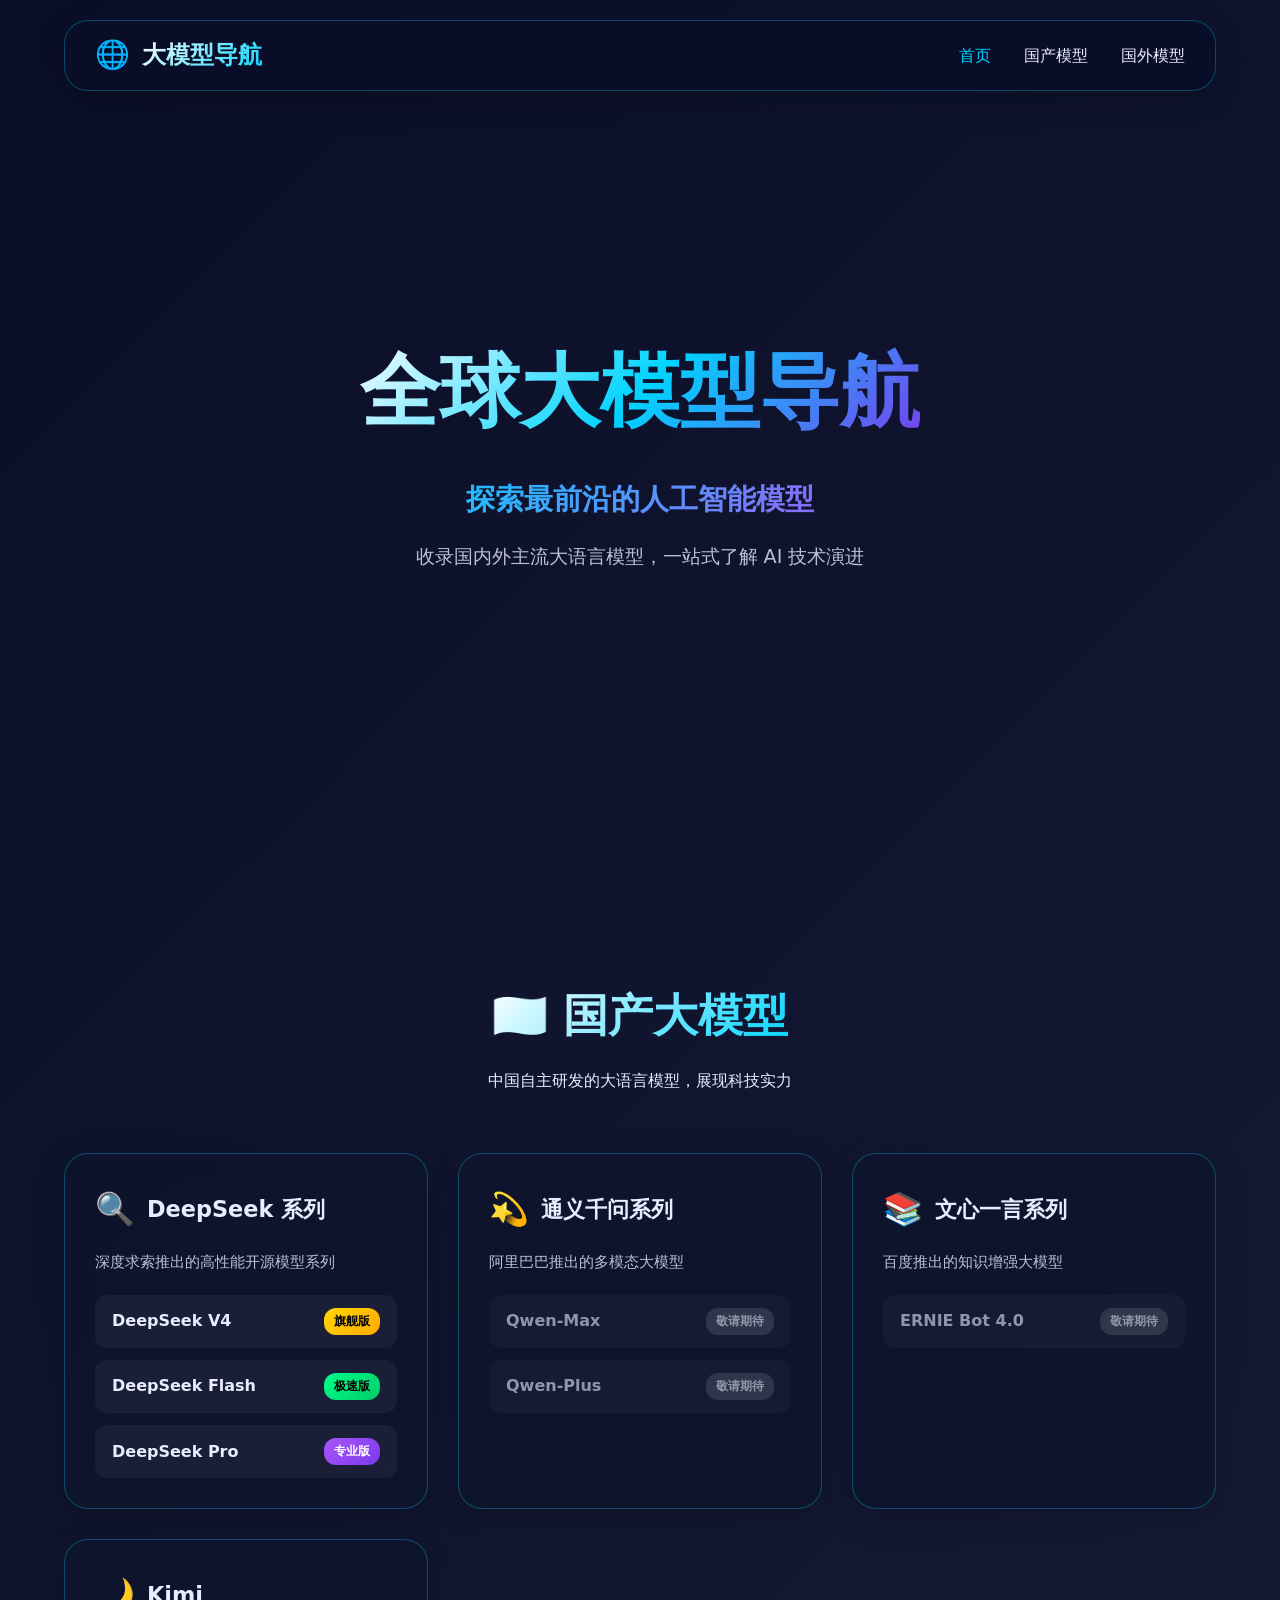
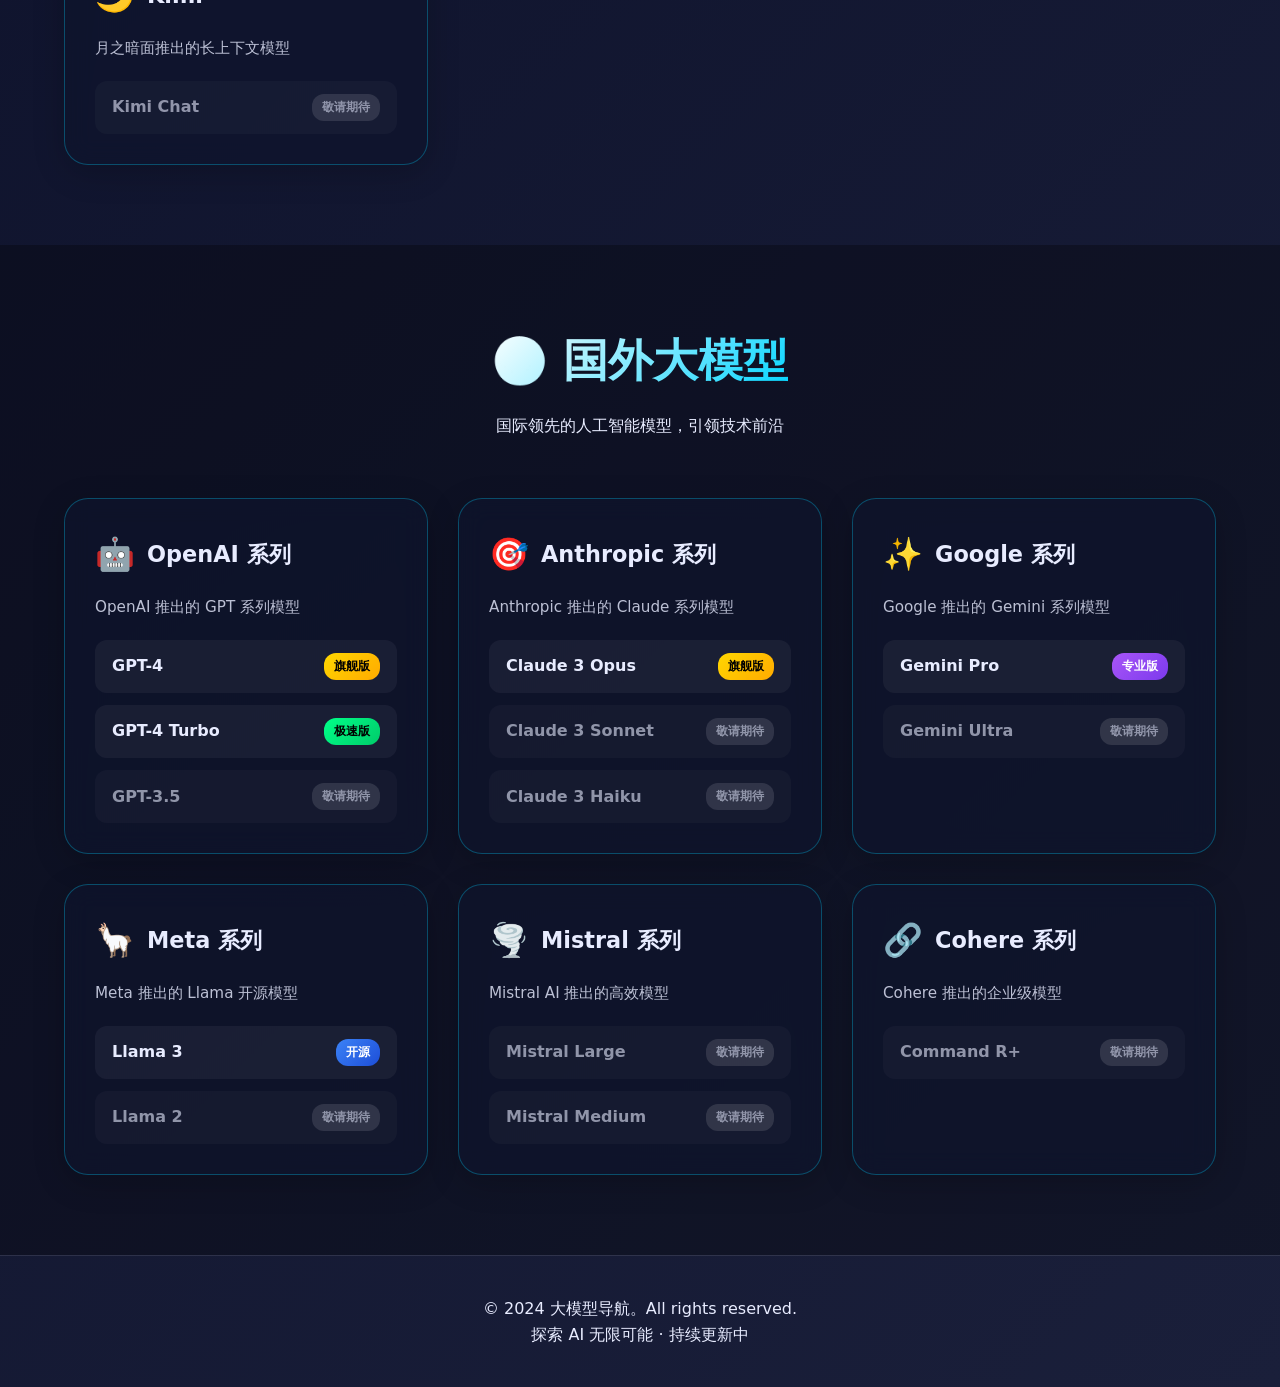
<file: index.html>
<!DOCTYPE html>
<html lang="zh-CN">
<head>
    <meta charset="UTF-8">
    <meta name="viewport" content="width=device-width, initial-scale=1.0">
    <meta name="description" content="全球大模型导航 - 收录国内外主流大语言模型，包括 DeepSeek、GPT、Claude 等">
    <meta name="keywords" content="大模型，AI, LLM, DeepSeek, GPT, Claude, 人工智能">
    <title>全球大模型导航</title>
    <link rel="stylesheet" href="style.css">
</head>
<body>
    <!-- 导航栏 -->
    <header class="navbar glass-card">
        <div class="logo-group">
            <span class="logo-icon">🌐</span>
            <span class="logo-text">大模型导航</span>
        </div>
        <nav>
            <a href="index.html" class="nav-link active">首页</a>
            <a href="#domestic" class="nav-link">国产模型</a>
            <a href="#international" class="nav-link">国外模型</a>
        </nav>
    </header>

    <!-- 英雄区域 -->
    <section class="hero-section">
        <div class="hero-content">
            <h1 class="hero-title">全球大模型导航</h1>
            <p class="gradient-text">探索最前沿的人工智能模型</p>
            <p class="hero-subtitle">收录国内外主流大语言模型，一站式了解 AI 技术演进</p>
        </div>
    </section>

    <!-- 国产大模型分类 -->
    <section id="domestic" class="section">
        <div class="section-header">
            <h2 class="section-title">🇨🇳 国产大模型</h2>
            <p>中国自主研发的大语言模型，展现科技实力</p>
        </div>
        <div class="model-grid">
            <!-- DeepSeek 系列 -->
            <div class="model-category-card glass-card">
                <div class="category-header">
                    <span class="category-icon">🔍</span>
                    <h3>DeepSeek 系列</h3>
                </div>
                <p class="category-desc">深度求索推出的高性能开源模型系列</p>
                <div class="model-list">
                    <a href="deepseek-v4.html" class="model-item">
                        <span class="model-name">DeepSeek V4</span>
                        <span class="model-tag flagship">旗舰版</span>
                    </a>
                    <a href="deepseek-flash.html" class="model-item">
                        <span class="model-name">DeepSeek Flash</span>
                        <span class="model-tag speed">极速版</span>
                    </a>
                    <a href="deepseek-pro.html" class="model-item">
                        <span class="model-name">DeepSeek Pro</span>
                        <span class="model-tag pro">专业版</span>
                    </a>
                </div>
            </div>

            <!-- 通义千问系列 -->
            <div class="model-category-card glass-card">
                <div class="category-header">
                    <span class="category-icon">💫</span>
                    <h3>通义千问系列</h3>
                </div>
                <p class="category-desc">阿里巴巴推出的多模态大模型</p>
                <div class="model-list">
                    <a href="#" class="model-item placeholder">
                        <span class="model-name">Qwen-Max</span>
                        <span class="model-tag">敬请期待</span>
                    </a>
                    <a href="#" class="model-item placeholder">
                        <span class="model-name">Qwen-Plus</span>
                        <span class="model-tag">敬请期待</span>
                    </a>
                </div>
            </div>

            <!-- 文心一言系列 -->
            <div class="model-category-card glass-card">
                <div class="category-header">
                    <span class="category-icon">📚</span>
                    <h3>文心一言系列</h3>
                </div>
                <p class="category-desc">百度推出的知识增强大模型</p>
                <div class="model-list">
                    <a href="#" class="model-item placeholder">
                        <span class="model-name">ERNIE Bot 4.0</span>
                        <span class="model-tag">敬请期待</span>
                    </a>
                </div>
            </div>

            <!-- Kimi -->
            <div class="model-category-card glass-card">
                <div class="category-header">
                    <span class="category-icon">🌙</span>
                    <h3>Kimi</h3>
                </div>
                <p class="category-desc">月之暗面推出的长上下文模型</p>
                <div class="model-list">
                    <a href="#" class="model-item placeholder">
                        <span class="model-name">Kimi Chat</span>
                        <span class="model-tag">敬请期待</span>
                    </a>
                </div>
            </div>
        </div>
    </section>

    <!-- 国外大模型分类 -->
    <section id="international" class="section dark-bg">
        <div class="section-header">
            <h2 class="section-title">🌍 国外大模型</h2>
            <p>国际领先的人工智能模型，引领技术前沿</p>
        </div>
        <div class="model-grid">
            <!-- OpenAI 系列 -->
            <div class="model-category-card glass-card">
                <div class="category-header">
                    <span class="category-icon">🤖</span>
                    <h3>OpenAI 系列</h3>
                </div>
                <p class="category-desc">OpenAI 推出的 GPT 系列模型</p>
                <div class="model-list">
                    <a href="gpt-4.html" class="model-item">
                        <span class="model-name">GPT-4</span>
                        <span class="model-tag flagship">旗舰版</span>
                    </a>
                    <a href="gpt-4-turbo.html" class="model-item">
                        <span class="model-name">GPT-4 Turbo</span>
                        <span class="model-tag speed">极速版</span>
                    </a>
                    <a href="gpt-3.5.html" class="model-item placeholder">
                        <span class="model-name">GPT-3.5</span>
                        <span class="model-tag">敬请期待</span>
                    </a>
                </div>
            </div>

            <!-- Anthropic 系列 -->
            <div class="model-category-card glass-card">
                <div class="category-header">
                    <span class="category-icon">🎯</span>
                    <h3>Anthropic 系列</h3>
                </div>
                <p class="category-desc">Anthropic 推出的 Claude 系列模型</p>
                <div class="model-list">
                    <a href="claude-3-opus.html" class="model-item">
                        <span class="model-name">Claude 3 Opus</span>
                        <span class="model-tag flagship">旗舰版</span>
                    </a>
                    <a href="claude-3-sonnet.html" class="model-item placeholder">
                        <span class="model-name">Claude 3 Sonnet</span>
                        <span class="model-tag">敬请期待</span>
                    </a>
                    <a href="claude-3-haiku.html" class="model-item placeholder">
                        <span class="model-name">Claude 3 Haiku</span>
                        <span class="model-tag">敬请期待</span>
                    </a>
                </div>
            </div>

            <!-- Google 系列 -->
            <div class="model-category-card glass-card">
                <div class="category-header">
                    <span class="category-icon">✨</span>
                    <h3>Google 系列</h3>
                </div>
                <p class="category-desc">Google 推出的 Gemini 系列模型</p>
                <div class="model-list">
                    <a href="gemini-pro.html" class="model-item">
                        <span class="model-name">Gemini Pro</span>
                        <span class="model-tag pro">专业版</span>
                    </a>
                    <a href="gemini-ultra.html" class="model-item placeholder">
                        <span class="model-name">Gemini Ultra</span>
                        <span class="model-tag">敬请期待</span>
                    </a>
                </div>
            </div>

            <!-- Meta 系列 -->
            <div class="model-category-card glass-card">
                <div class="category-header">
                    <span class="category-icon">🦙</span>
                    <h3>Meta 系列</h3>
                </div>
                <p class="category-desc">Meta 推出的 Llama 开源模型</p>
                <div class="model-list">
                    <a href="llama-3.html" class="model-item">
                        <span class="model-name">Llama 3</span>
                        <span class="model-tag open">开源</span>
                    </a>
                    <a href="llama-2.html" class="model-item placeholder">
                        <span class="model-name">Llama 2</span>
                        <span class="model-tag">敬请期待</span>
                    </a>
                </div>
            </div>

            <!-- Mistral 系列 -->
            <div class="model-category-card glass-card">
                <div class="category-header">
                    <span class="category-icon">🌪️</span>
                    <h3>Mistral 系列</h3>
                </div>
                <p class="category-desc">Mistral AI 推出的高效模型</p>
                <div class="model-list">
                    <a href="mistral-large.html" class="model-item placeholder">
                        <span class="model-name">Mistral Large</span>
                        <span class="model-tag">敬请期待</span>
                    </a>
                    <a href="mistral-medium.html" class="model-item placeholder">
                        <span class="model-name">Mistral Medium</span>
                        <span class="model-tag">敬请期待</span>
                    </a>
                </div>
            </div>

            <!-- Cohere 系列 -->
            <div class="model-category-card glass-card">
                <div class="category-header">
                    <span class="category-icon">🔗</span>
                    <h3>Cohere 系列</h3>
                </div>
                <p class="category-desc">Cohere 推出的企业级模型</p>
                <div class="model-list">
                    <a href="command-r.html" class="model-item placeholder">
                        <span class="model-name">Command R+</span>
                        <span class="model-tag">敬请期待</span>
                    </a>
                </div>
            </div>
        </div>
    </section>

    <!-- 页脚 -->
    <footer class="footer">
        <p>&copy; 2024 大模型导航。All rights reserved.</p>
        <p>探索 AI 无限可能 · 持续更新中</p>
    </footer>

    <script src="app.js"></script>
</body>
</html>
</file>
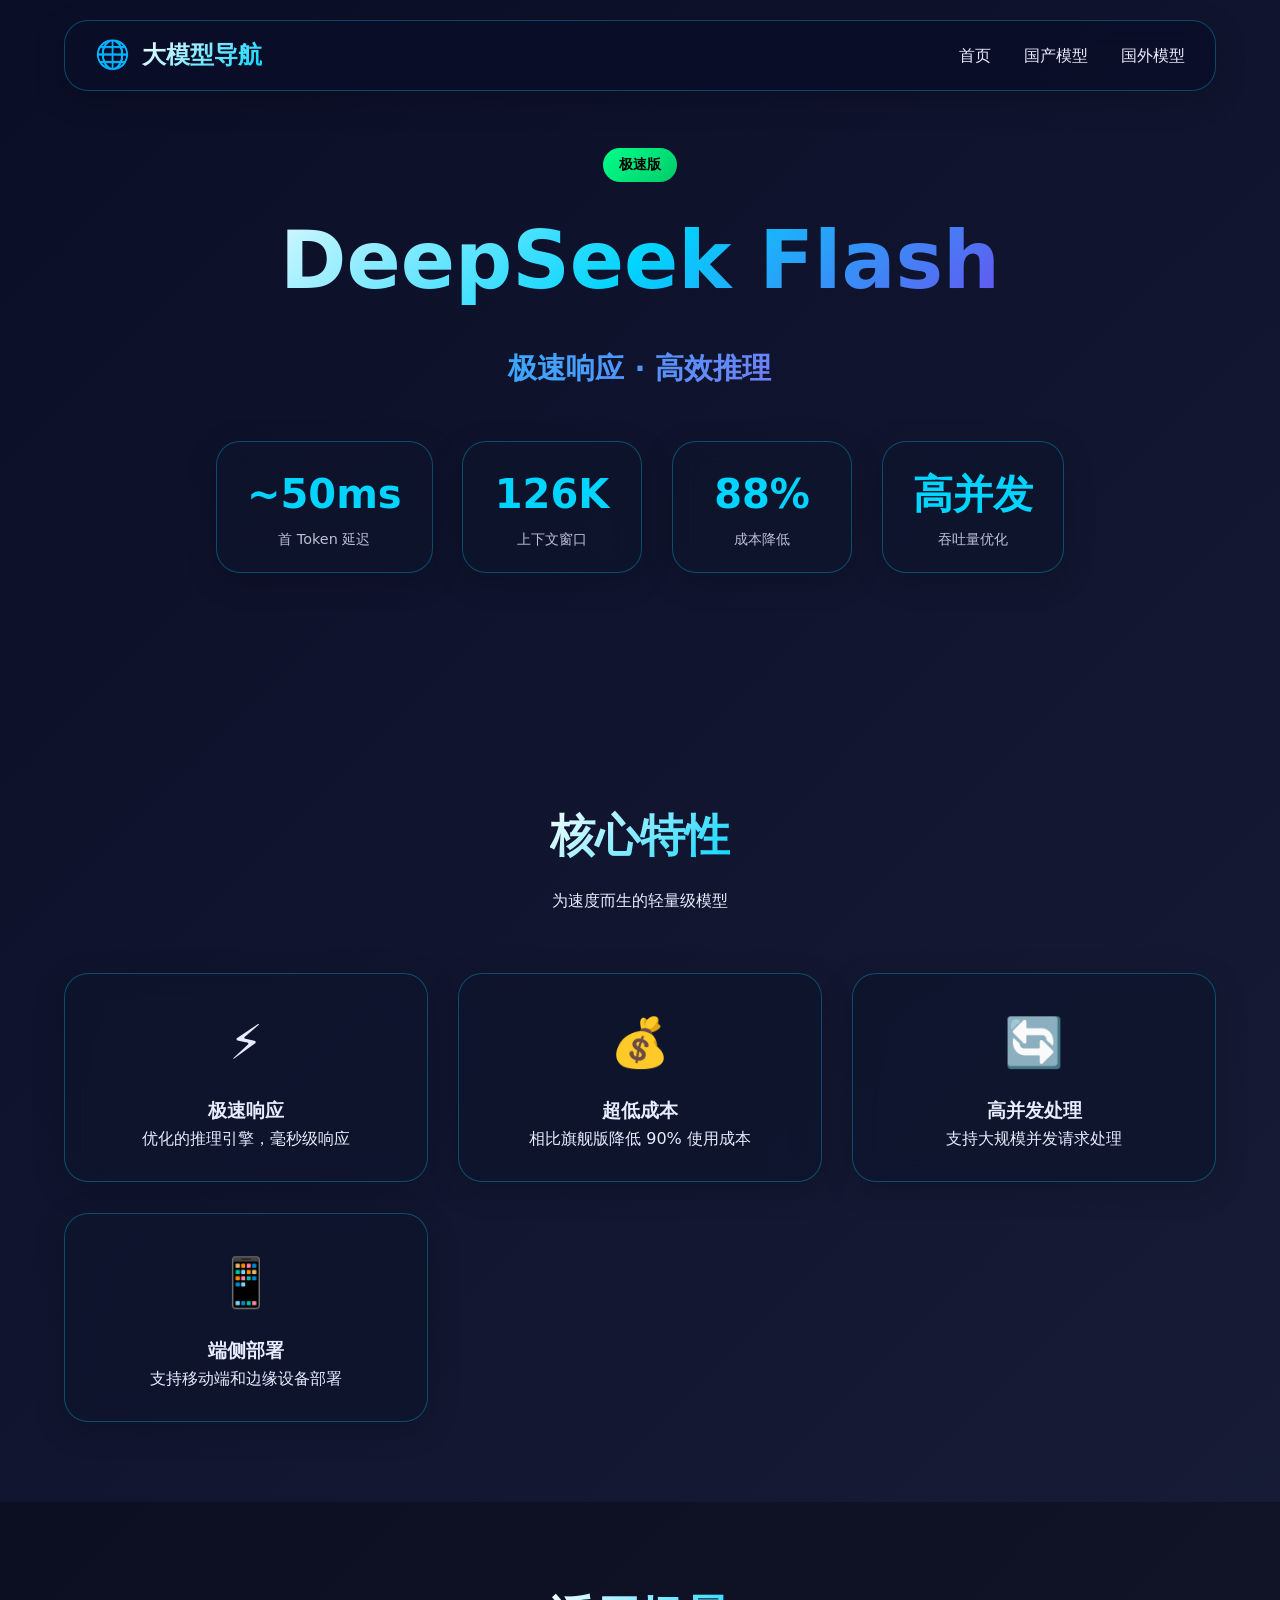
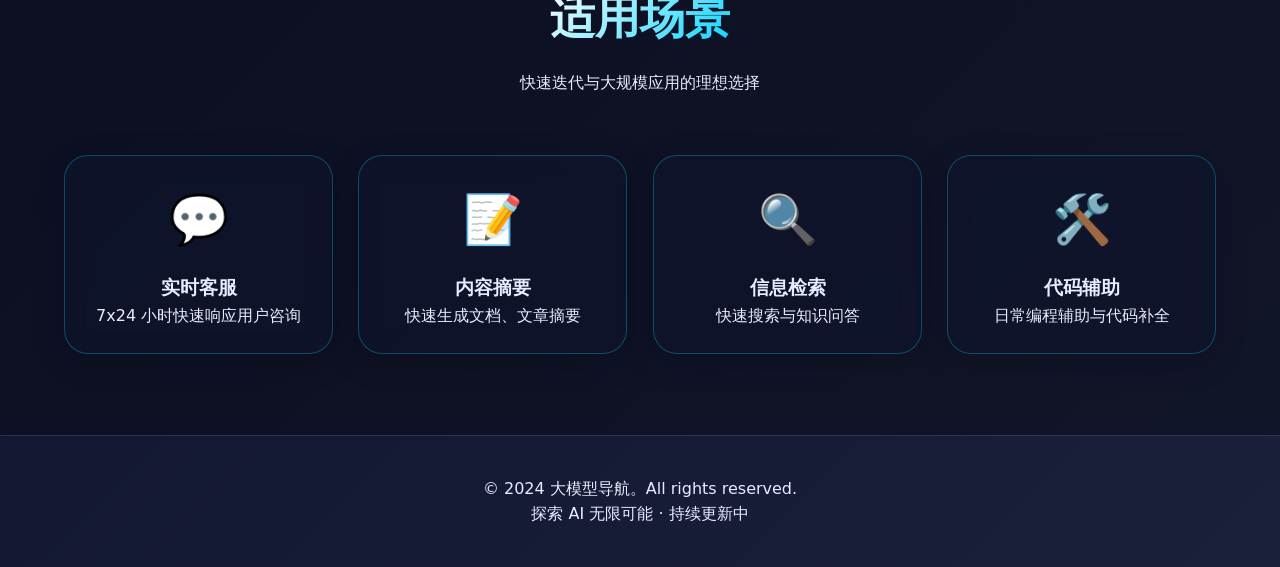
<file: deepseek-flash.html>
<!DOCTYPE html>
<html lang="zh-CN">
<head>
    <meta charset="UTF-8">
    <meta name="viewport" content="width=device-width, initial-scale=1.0">
    <meta name="description" content="DeepSeek Flash - 极速版大语言模型，快速响应，高效推理">
    <meta name="keywords" content="DeepSeek Flash, AI, LLM, 极速版，快速推理">
    <title>DeepSeek Flash - 极速版 | 大模型导航</title>
    <link rel="stylesheet" href="style.css">
</head>
<body>
    <!-- 导航栏 -->
    <header class="navbar glass-card">
        <div class="logo-group">
            <span class="logo-icon">🌐</span>
            <span class="logo-text">大模型导航</span>
        </div>
        <nav>
            <a href="index.html" class="nav-link">首页</a>
            <a href="index.html#domestic" class="nav-link">国产模型</a>
            <a href="index.html#international" class="nav-link">国外模型</a>
        </nav>
    </header>

    <!-- 英雄区域 -->
    <section class="hero-section model-hero">
        <div class="hero-content">
            <div class="model-badge speed">极速版</div>
            <h1 class="hero-title">DeepSeek Flash</h1>
            <p class="gradient-text">极速响应 · 高效推理</p>
            <div class="hero-stats">
                <div class="stat-card glass-card">
                    <span class="stat-number">~50ms</span>
                    <span class="stat-label">首 Token 延迟</span>
                </div>
                <div class="stat-card glass-card">
                    <span class="stat-number">128K</span>
                    <span class="stat-label">上下文窗口</span>
                </div>
                <div class="stat-card glass-card">
                    <span class="stat-number">90%</span>
                    <span class="stat-label">成本降低</span>
                </div>
                <div class="stat-card glass-card">
                    <span class="stat-number">高并发</span>
                    <span class="stat-label">吞吐量优化</span>
                </div>
            </div>
        </div>
    </section>

    <!-- 特性介绍 -->
    <section id="features" class="section">
        <div class="section-header">
            <h2 class="section-title">核心特性</h2>
            <p>为速度而生的轻量级模型</p>
        </div>
        <div class="capability-grid">
            <div class="capability-card glass-card">
                <div class="capability-icon">⚡</div>
                <h3>极速响应</h3>
                <p>优化的推理引擎，毫秒级响应</p>
            </div>
            <div class="capability-card glass-card">
                <div class="capability-icon">💰</div>
                <h3>超低成本</h3>
                <p>相比旗舰版降低 90% 使用成本</p>
            </div>
            <div class="capability-card glass-card">
                <div class="capability-icon">🔄</div>
                <h3>高并发处理</h3>
                <p>支持大规模并发请求处理</p>
            </div>
            <div class="capability-card glass-card">
                <div class="capability-icon">📱</div>
                <h3>端侧部署</h3>
                <p>支持移动端和边缘设备部署</p>
            </div>
        </div>
    </section>

    <!-- 应用场景 -->
    <section id="applications" class="section dark-bg">
        <div class="section-header">
            <h2 class="section-title">适用场景</h2>
            <p>快速迭代与大规模应用的理想选择</p>
        </div>
        <div class="app-cards">
            <div class="app-card glass-card">
                <div class="capability-icon">💬</div>
                <h3>实时客服</h3>
                <p>7x24 小时快速响应用户咨询</p>
            </div>
            <div class="app-card glass-card">
                <div class="capability-icon">📝</div>
                <h3>内容摘要</h3>
                <p>快速生成文档、文章摘要</p>
            </div>
            <div class="app-card glass-card">
                <div class="capability-icon">🔍</div>
                <h3>信息检索</h3>
                <p>快速搜索与知识问答</p>
            </div>
            <div class="app-card glass-card">
                <div class="capability-icon">🛠️</div>
                <h3>代码辅助</h3>
                <p>日常编程辅助与代码补全</p>
            </div>
        </div>
    </section>

    <!-- 页脚 -->
    <footer class="footer">
        <p>&copy; 2024 大模型导航。All rights reserved.</p>
        <p>探索 AI 无限可能 · 持续更新中</p>
    </footer>

    <script src="app.js"></script>
</body>
</html>
</file>
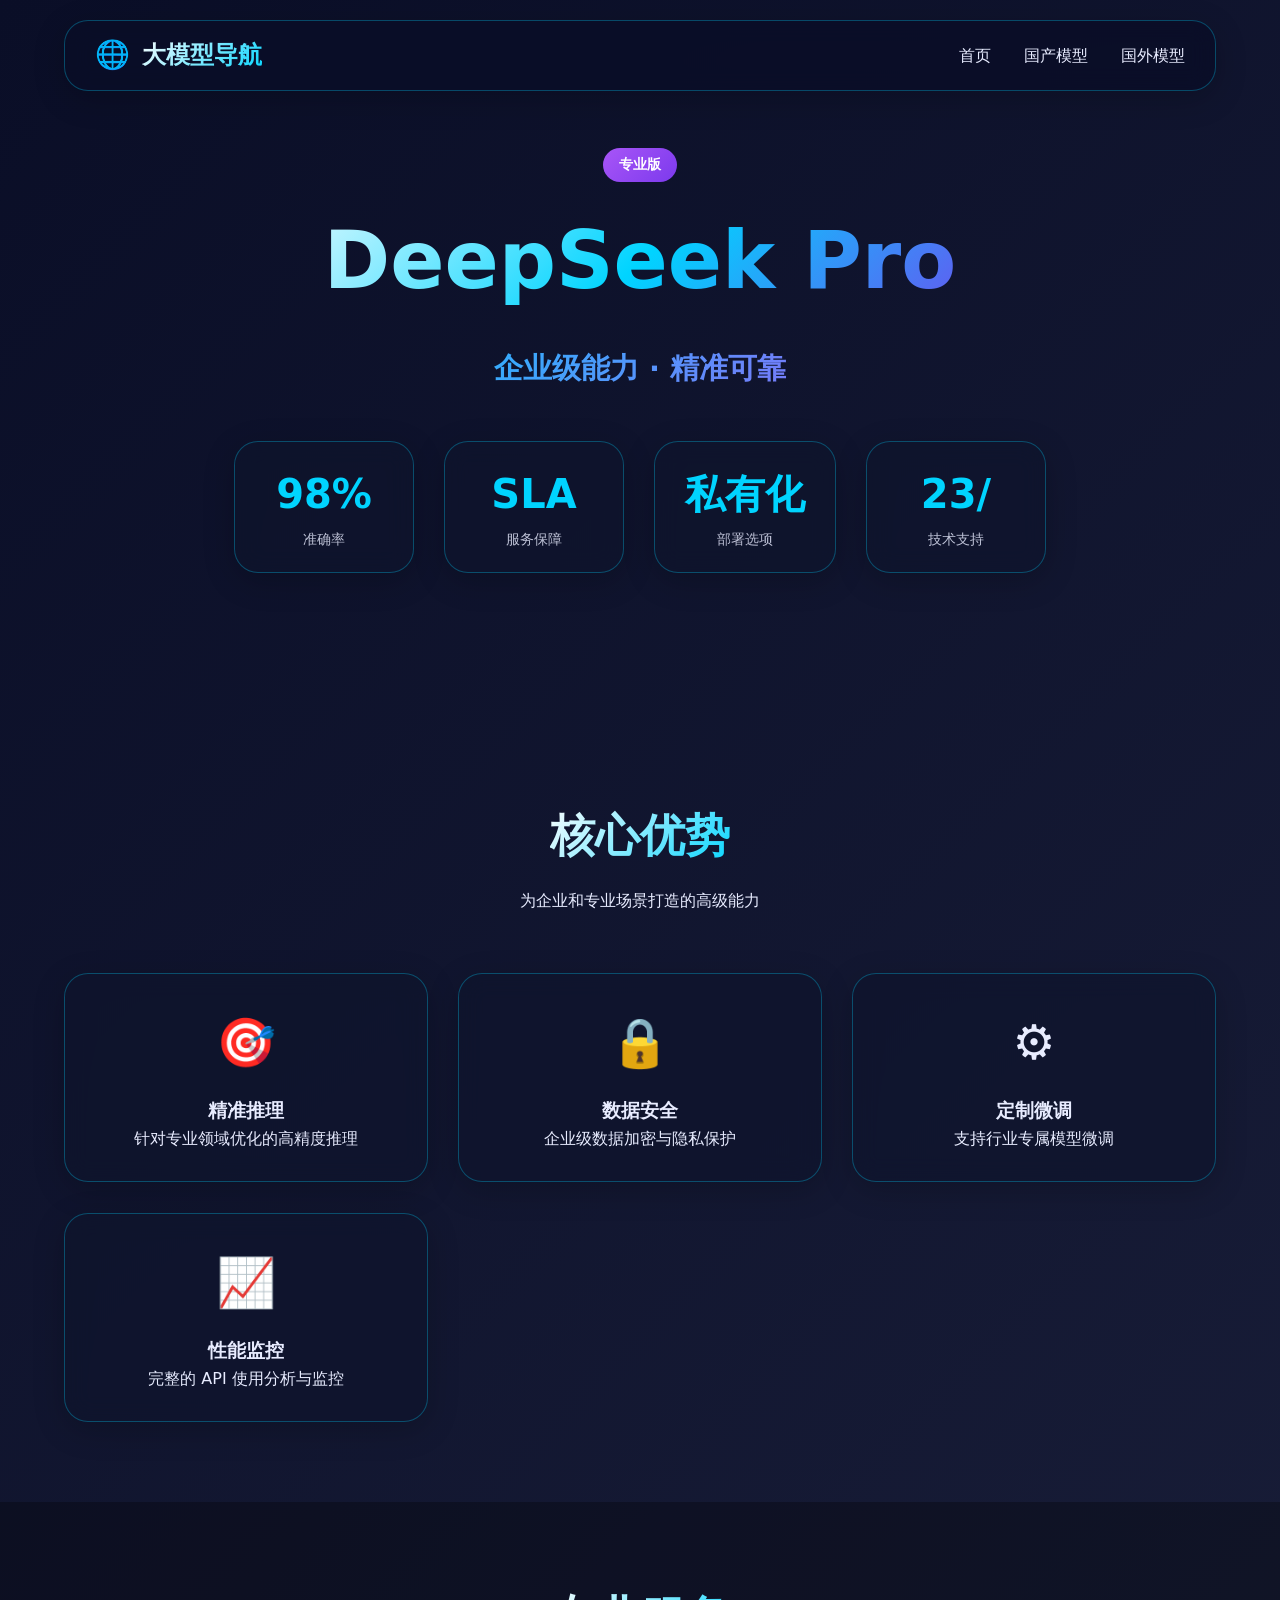
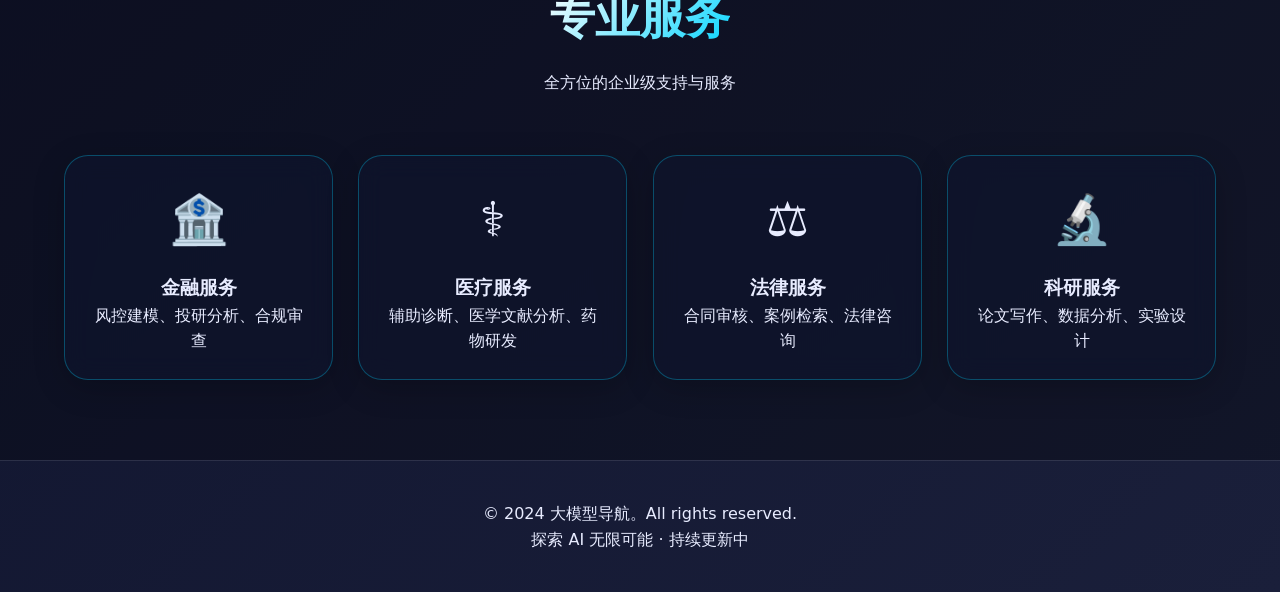
<file: deepseek-pro.html>
<!DOCTYPE html>
<html lang="zh-CN">
<head>
    <meta charset="UTF-8">
    <meta name="viewport" content="width=device-width, initial-scale=1.0">
    <meta name="description" content="DeepSeek Pro - 专业版大语言模型，企业级能力，精准可靠">
    <meta name="keywords" content="DeepSeek Pro, AI, LLM, 专业版，企业级">
    <title>DeepSeek Pro - 专业版 | 大模型导航</title>
    <link rel="stylesheet" href="style.css">
</head>
<body>
    <!-- 导航栏 -->
    <header class="navbar glass-card">
        <div class="logo-group">
            <span class="logo-icon">🌐</span>
            <span class="logo-text">大模型导航</span>
        </div>
        <nav>
            <a href="index.html" class="nav-link">首页</a>
            <a href="index.html#domestic" class="nav-link">国产模型</a>
            <a href="index.html#international" class="nav-link">国外模型</a>
        </nav>
    </header>

    <!-- 英雄区域 -->
    <section class="hero-section model-hero">
        <div class="hero-content">
            <div class="model-badge pro">专业版</div>
            <h1 class="hero-title">DeepSeek Pro</h1>
            <p class="gradient-text">企业级能力 · 精准可靠</p>
            <div class="hero-stats">
                <div class="stat-card glass-card">
                    <span class="stat-number">99.9%</span>
                    <span class="stat-label">准确率</span>
                </div>
                <div class="stat-card glass-card">
                    <span class="stat-number">SLA</span>
                    <span class="stat-label">服务保障</span>
                </div>
                <div class="stat-card glass-card">
                    <span class="stat-number">私有化</span>
                    <span class="stat-label">部署选项</span>
                </div>
                <div class="stat-card glass-card">
                    <span class="stat-number">24/7</span>
                    <span class="stat-label">技术支持</span>
                </div>
            </div>
        </div>
    </section>

    <!-- 核心优势 -->
    <section id="advantages" class="section">
        <div class="section-header">
            <h2 class="section-title">核心优势</h2>
            <p>为企业和专业场景打造的高级能力</p>
        </div>
        <div class="capability-grid">
            <div class="capability-card glass-card">
                <div class="capability-icon">🎯</div>
                <h3>精准推理</h3>
                <p>针对专业领域优化的高精度推理</p>
            </div>
            <div class="capability-card glass-card">
                <div class="capability-icon">🔒</div>
                <h3>数据安全</h3>
                <p>企业级数据加密与隐私保护</p>
            </div>
            <div class="capability-card glass-card">
                <div class="capability-icon">⚙️</div>
                <h3>定制微调</h3>
                <p>支持行业专属模型微调</p>
            </div>
            <div class="capability-card glass-card">
                <div class="capability-icon">📈</div>
                <h3>性能监控</h3>
                <p>完整的 API 使用分析与监控</p>
            </div>
        </div>
    </section>

    <!-- 专业服务 -->
    <section id="services" class="section dark-bg">
        <div class="section-header">
            <h2 class="section-title">专业服务</h2>
            <p>全方位的企业级支持与服务</p>
        </div>
        <div class="app-cards">
            <div class="app-card glass-card">
                <div class="capability-icon">🏦</div>
                <h3>金融服务</h3>
                <p>风控建模、投研分析、合规审查</p>
            </div>
            <div class="app-card glass-card">
                <div class="capability-icon">⚕️</div>
                <h3>医疗服务</h3>
                <p>辅助诊断、医学文献分析、药物研发</p>
            </div>
            <div class="app-card glass-card">
                <div class="capability-icon">⚖️</div>
                <h3>法律服务</h3>
                <p>合同审核、案例检索、法律咨询</p>
            </div>
            <div class="app-card glass-card">
                <div class="capability-icon">🔬</div>
                <h3>科研服务</h3>
                <p>论文写作、数据分析、实验设计</p>
            </div>
        </div>
    </section>

    <!-- 页脚 -->
    <footer class="footer">
        <p>&copy; 2024 大模型导航。All rights reserved.</p>
        <p>探索 AI 无限可能 · 持续更新中</p>
    </footer>

    <script src="app.js"></script>
</body>
</html>
</file>
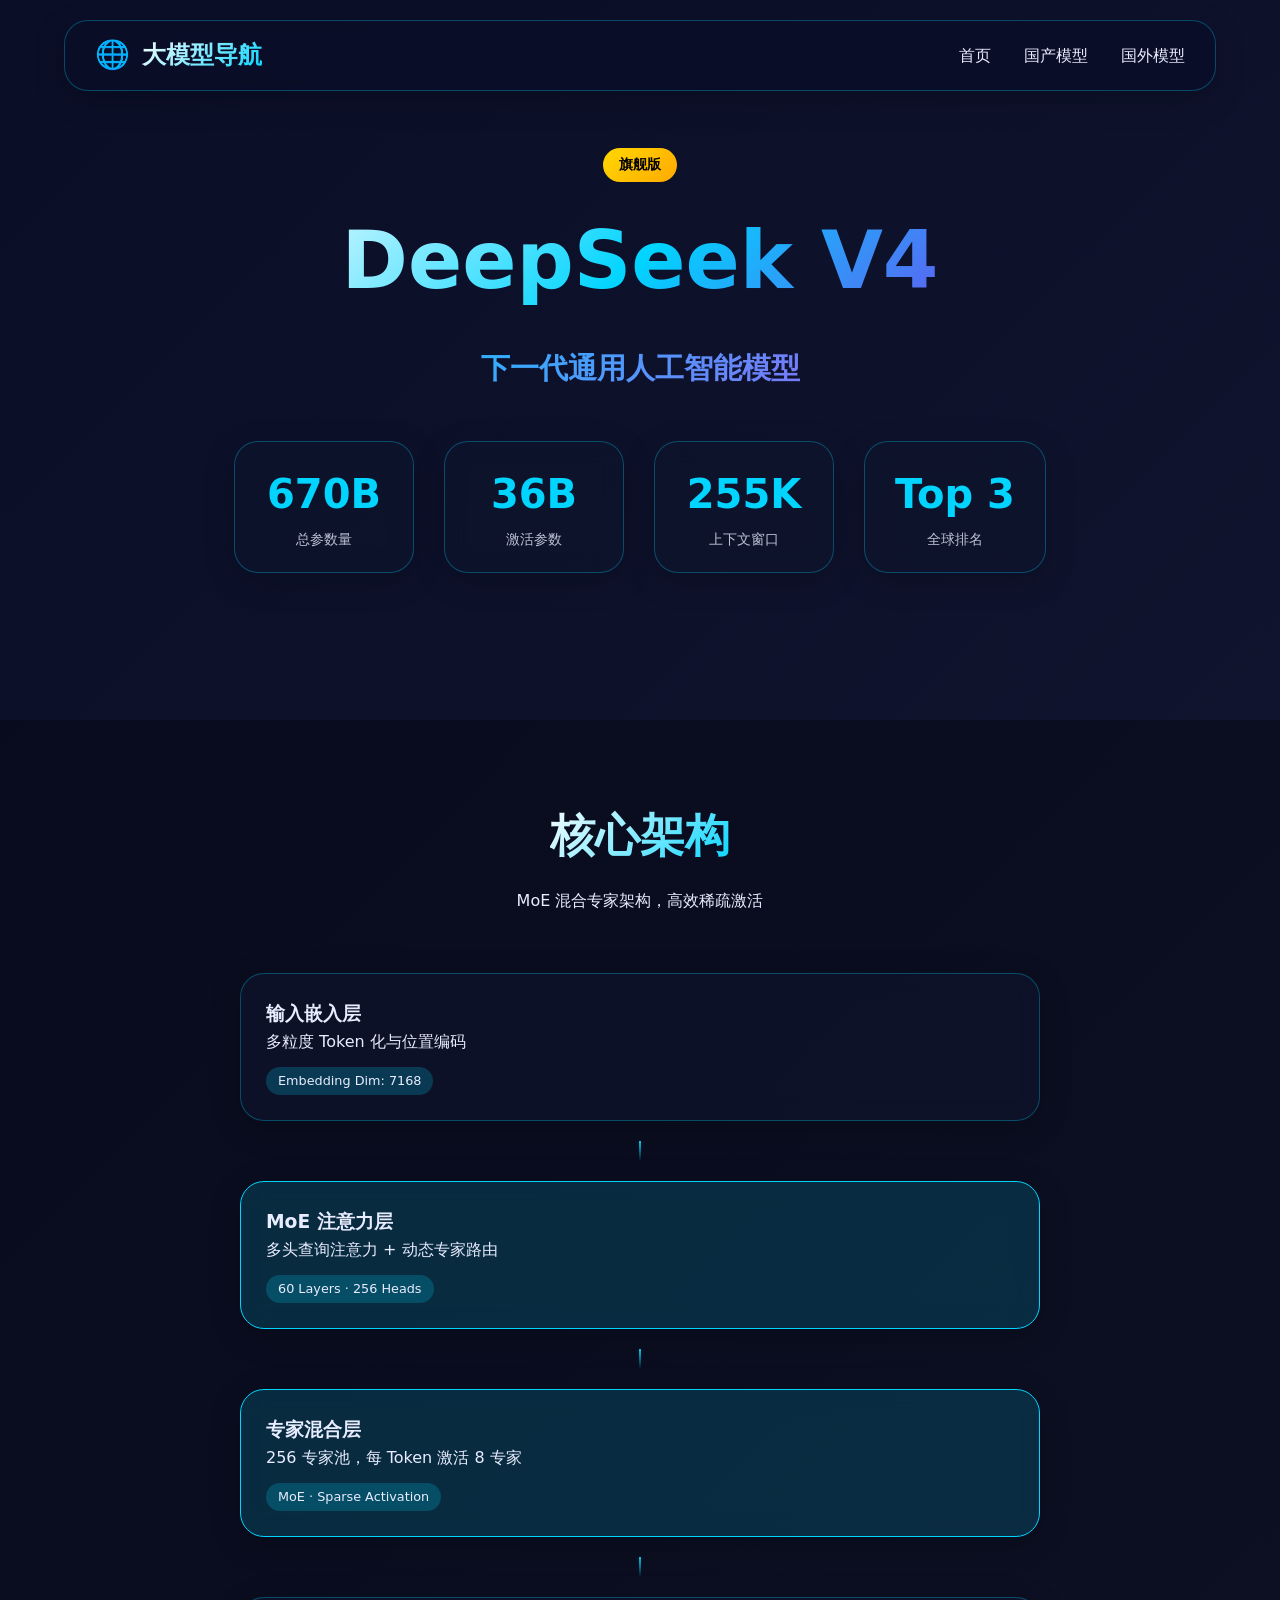
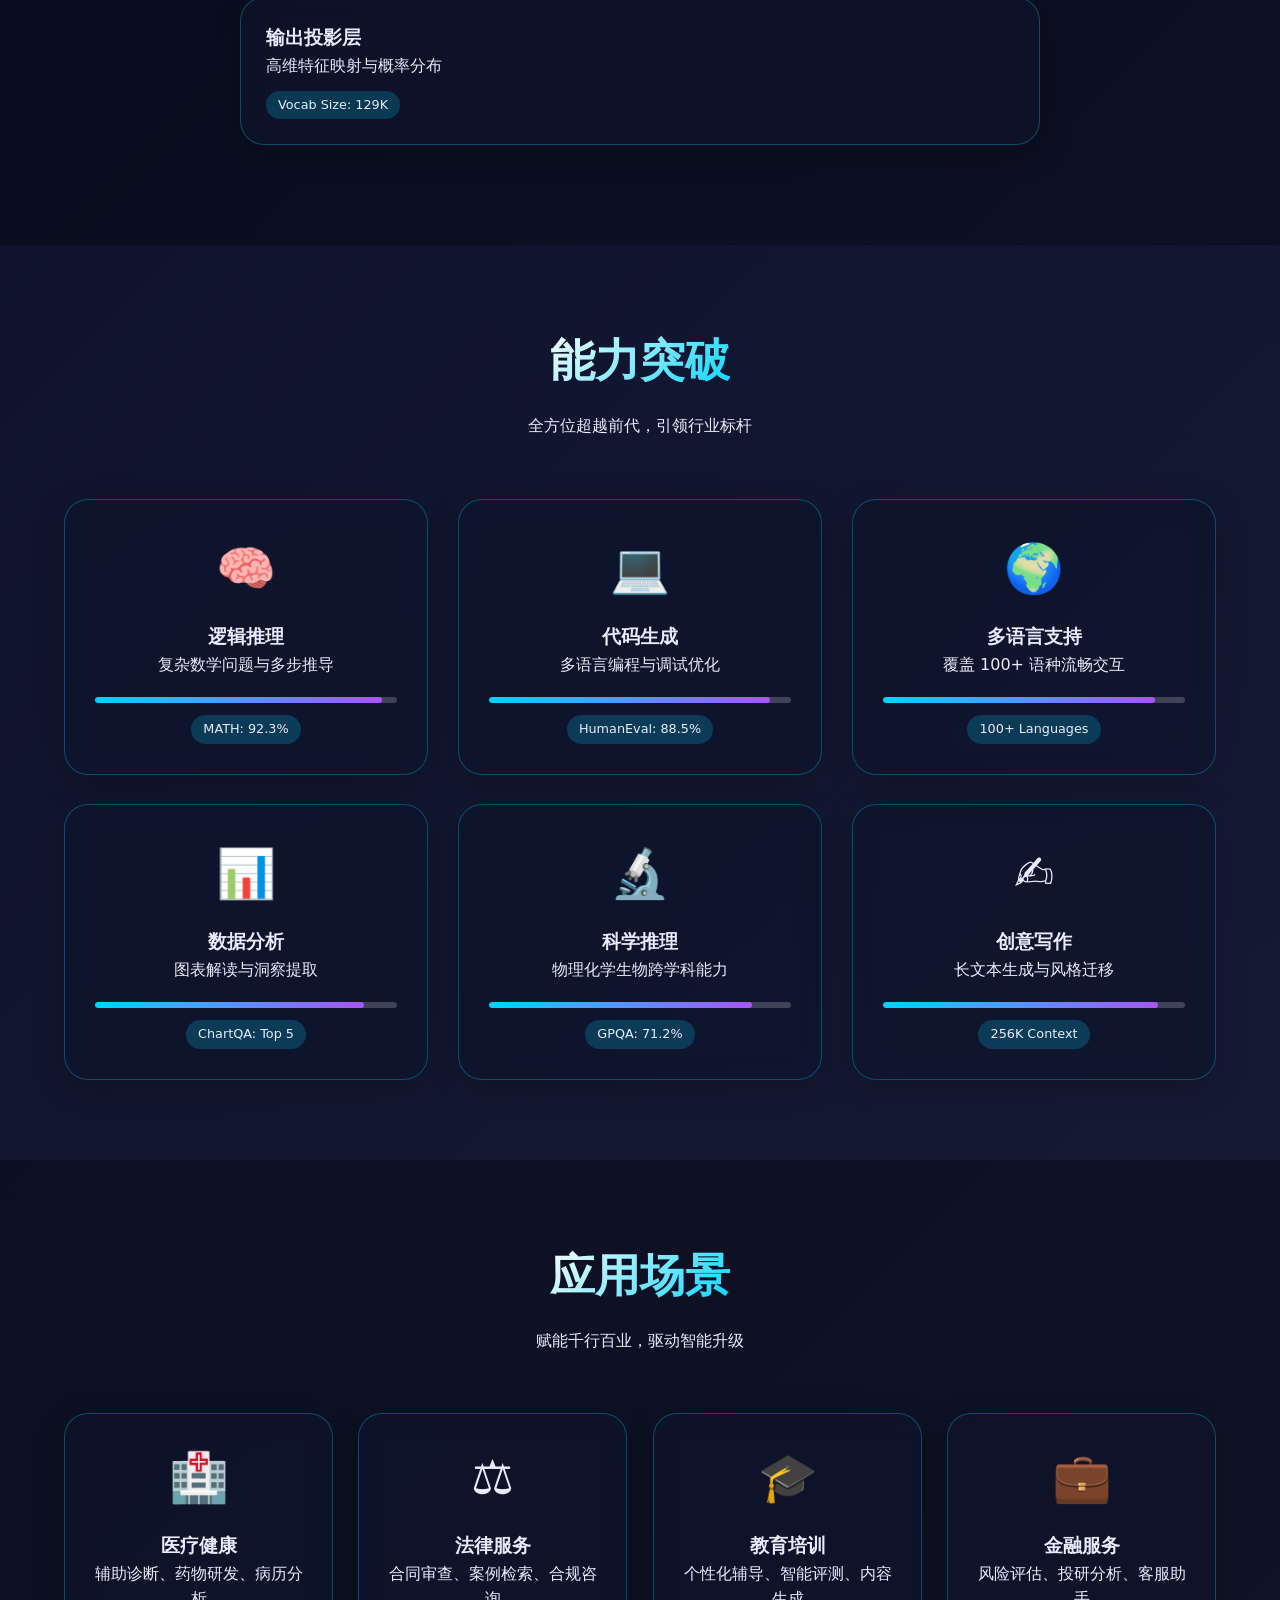
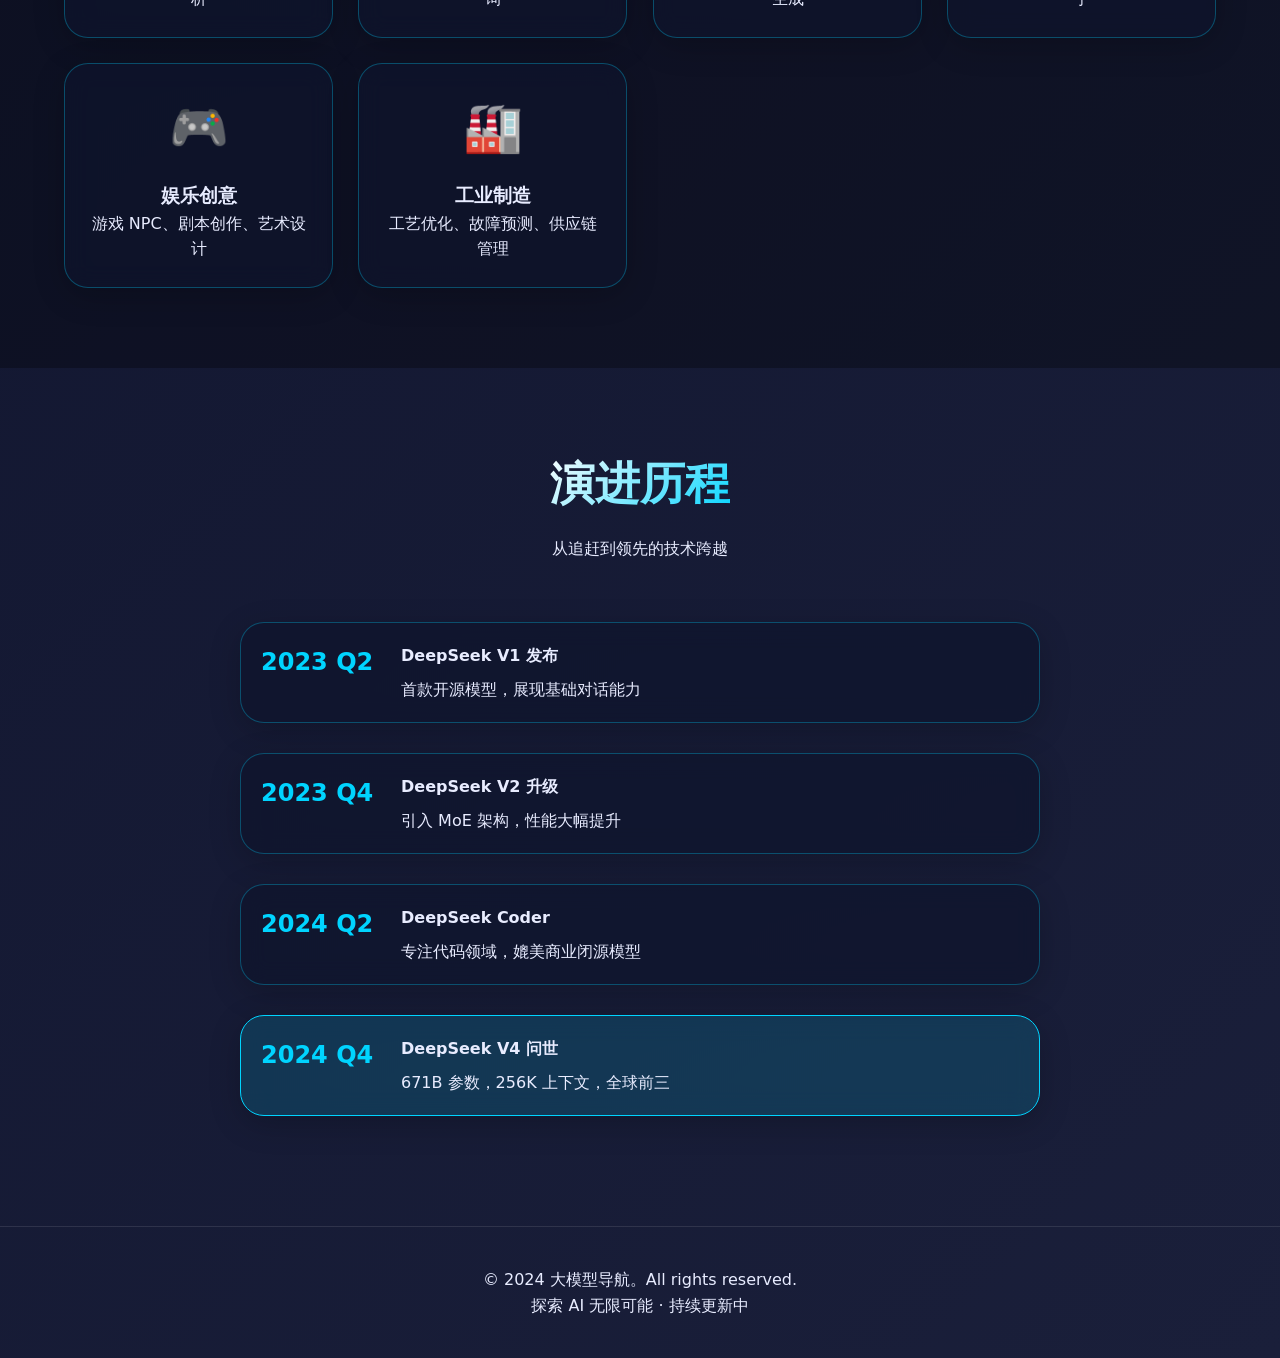
<file: deepseek-v4.html>
<!DOCTYPE html>
<html lang="zh-CN">
<head>
    <meta charset="UTF-8">
    <meta name="viewport" content="width=device-width, initial-scale=1.0">
    <meta name="description" content="DeepSeek V4 - 下一代通用人工智能模型，671B 参数，256K 上下文窗口">
    <meta name="keywords" content="DeepSeek V4, AI, LLM, 大语言模型，MoE 架构">
    <title>DeepSeek V4 - 旗舰版 | 大模型导航</title>
    <link rel="stylesheet" href="style.css">
</head>
<body>
    <!-- 导航栏 -->
    <header class="navbar glass-card">
        <div class="logo-group">
            <span class="logo-icon">🌐</span>
            <span class="logo-text">大模型导航</span>
        </div>
        <nav>
            <a href="index.html" class="nav-link">首页</a>
            <a href="index.html#domestic" class="nav-link">国产模型</a>
            <a href="index.html#international" class="nav-link">国外模型</a>
        </nav>
    </header>

    <!-- 英雄区域 -->
    <section class="hero-section model-hero">
        <div class="hero-content">
            <div class="model-badge flagship">旗舰版</div>
            <h1 class="hero-title">DeepSeek V4</h1>
            <p class="gradient-text">下一代通用人工智能模型</p>
            <div class="hero-stats">
                <div class="stat-card glass-card">
                    <span class="stat-number">671B</span>
                    <span class="stat-label">总参数量</span>
                </div>
                <div class="stat-card glass-card">
                    <span class="stat-number">37B</span>
                    <span class="stat-label">激活参数</span>
                </div>
                <div class="stat-card glass-card">
                    <span class="stat-number">256K</span>
                    <span class="stat-label">上下文窗口</span>
                </div>
                <div class="stat-card glass-card">
                    <span class="stat-number">Top 3</span>
                    <span class="stat-label">全球排名</span>
                </div>
            </div>
        </div>
    </section>

    <!-- 核心架构 -->
    <section id="architecture" class="section dark-bg">
        <div class="section-header">
            <h2 class="section-title">核心架构</h2>
            <p>MoE 混合专家架构，高效稀疏激活</p>
        </div>
        <div class="architecture-stack">
            <div class="arch-layer glass-card">
                <h3>输入嵌入层</h3>
                <p>多粒度 Token 化与位置编码</p>
                <span class="layer-badge">Embedding Dim: 7168</span>
            </div>
            <div class="connector"></div>
            <div class="arch-layer glass-card highlight">
                <h3>MoE 注意力层</h3>
                <p>多头查询注意力 + 动态专家路由</p>
                <span class="layer-badge">60 Layers · 256 Heads</span>
            </div>
            <div class="connector"></div>
            <div class="arch-layer glass-card highlight">
                <h3>专家混合层</h3>
                <p>256 专家池，每 Token 激活 8 专家</p>
                <span class="layer-badge">MoE · Sparse Activation</span>
            </div>
            <div class="connector"></div>
            <div class="arch-layer glass-card">
                <h3>输出投影层</h3>
                <p>高维特征映射与概率分布</p>
                <span class="layer-badge">Vocab Size: 129K</span>
            </div>
        </div>
    </section>

    <!-- 能力网格 -->
    <section id="capabilities" class="section">
        <div class="section-header">
            <h2 class="section-title">能力突破</h2>
            <p>全方位超越前代，引领行业标杆</p>
        </div>
        <div class="capability-grid">
            <div class="capability-card glass-card">
                <div class="capability-icon">🧠</div>
                <h3>逻辑推理</h3>
                <p>复杂数学问题与多步推导</p>
                <div class="capability-meter" data-level="95"></div>
                <span class="layer-badge">MATH: 92.3%</span>
            </div>
            <div class="capability-card glass-card">
                <div class="capability-icon">💻</div>
                <h3>代码生成</h3>
                <p>多语言编程与调试优化</p>
                <div class="capability-meter" data-level="93"></div>
                <span class="layer-badge">HumanEval: 88.5%</span>
            </div>
            <div class="capability-card glass-card">
                <div class="capability-icon">🌍</div>
                <h3>多语言支持</h3>
                <p>覆盖 100+ 语种流畅交互</p>
                <div class="capability-meter" data-level="90"></div>
                <span class="layer-badge">100+ Languages</span>
            </div>
            <div class="capability-card glass-card">
                <div class="capability-icon">📊</div>
                <h3>数据分析</h3>
                <p>图表解读与洞察提取</p>
                <div class="capability-meter" data-level="89"></div>
                <span class="layer-badge">ChartQA: Top 5</span>
            </div>
            <div class="capability-card glass-card">
                <div class="capability-icon">🔬</div>
                <h3>科学推理</h3>
                <p>物理化学生物跨学科能力</p>
                <div class="capability-meter" data-level="87"></div>
                <span class="layer-badge">GPQA: 71.2%</span>
            </div>
            <div class="capability-card glass-card">
                <div class="capability-icon">✍️</div>
                <h3>创意写作</h3>
                <p>长文本生成与风格迁移</p>
                <div class="capability-meter" data-level="91"></div>
                <span class="layer-badge">256K Context</span>
            </div>
        </div>
    </section>

    <!-- 应用场景 -->
    <section id="applications" class="section dark-bg">
        <div class="section-header">
            <h2 class="section-title">应用场景</h2>
            <p>赋能千行百业，驱动智能升级</p>
        </div>
        <div class="app-cards">
            <div class="app-card glass-card">
                <div class="capability-icon">🏥</div>
                <h3>医疗健康</h3>
                <p>辅助诊断、药物研发、病历分析</p>
            </div>
            <div class="app-card glass-card">
                <div class="capability-icon">⚖️</div>
                <h3>法律服务</h3>
                <p>合同审查、案例检索、合规咨询</p>
            </div>
            <div class="app-card glass-card">
                <div class="capability-icon">🎓</div>
                <h3>教育培训</h3>
                <p>个性化辅导、智能评测、内容生成</p>
            </div>
            <div class="app-card glass-card">
                <div class="capability-icon">💼</div>
                <h3>金融服务</h3>
                <p>风险评估、投研分析、客服助手</p>
            </div>
            <div class="app-card glass-card">
                <div class="capability-icon">🎮</div>
                <h3>娱乐创意</h3>
                <p>游戏 NPC、剧本创作、艺术设计</p>
            </div>
            <div class="app-card glass-card">
                <div class="capability-icon">🏭</div>
                <h3>工业制造</h3>
                <p>工艺优化、故障预测、供应链管理</p>
            </div>
        </div>
    </section>

    <!-- 时间线 -->
    <section id="timeline" class="section">
        <div class="section-header">
            <h2 class="section-title">演进历程</h2>
            <p>从追赶到领先的技术跨越</p>
        </div>
        <div class="timeline">
            <div class="timeline-item glass-card">
                <div class="timeline-year">2023 Q2</div>
                <div class="timeline-content">
                    <h4>DeepSeek V1 发布</h4>
                    <p>首款开源模型，展现基础对话能力</p>
                </div>
            </div>
            <div class="timeline-item glass-card">
                <div class="timeline-year">2023 Q4</div>
                <div class="timeline-content">
                    <h4>DeepSeek V2 升级</h4>
                    <p>引入 MoE 架构，性能大幅提升</p>
                </div>
            </div>
            <div class="timeline-item glass-card">
                <div class="timeline-year">2024 Q2</div>
                <div class="timeline-content">
                    <h4>DeepSeek Coder</h4>
                    <p>专注代码领域，媲美商业闭源模型</p>
                </div>
            </div>
            <div class="timeline-item glass-card highlight">
                <div class="timeline-year">2024 Q4</div>
                <div class="timeline-content">
                    <h4>DeepSeek V4 问世</h4>
                    <p>671B 参数，256K 上下文，全球前三</p>
                </div>
            </div>
        </div>
    </section>

    <!-- 页脚 -->
    <footer class="footer">
        <p>&copy; 2024 大模型导航。All rights reserved.</p>
        <p>探索 AI 无限可能 · 持续更新中</p>
    </footer>

    <script src="app.js"></script>
</body>
</html>
</file>
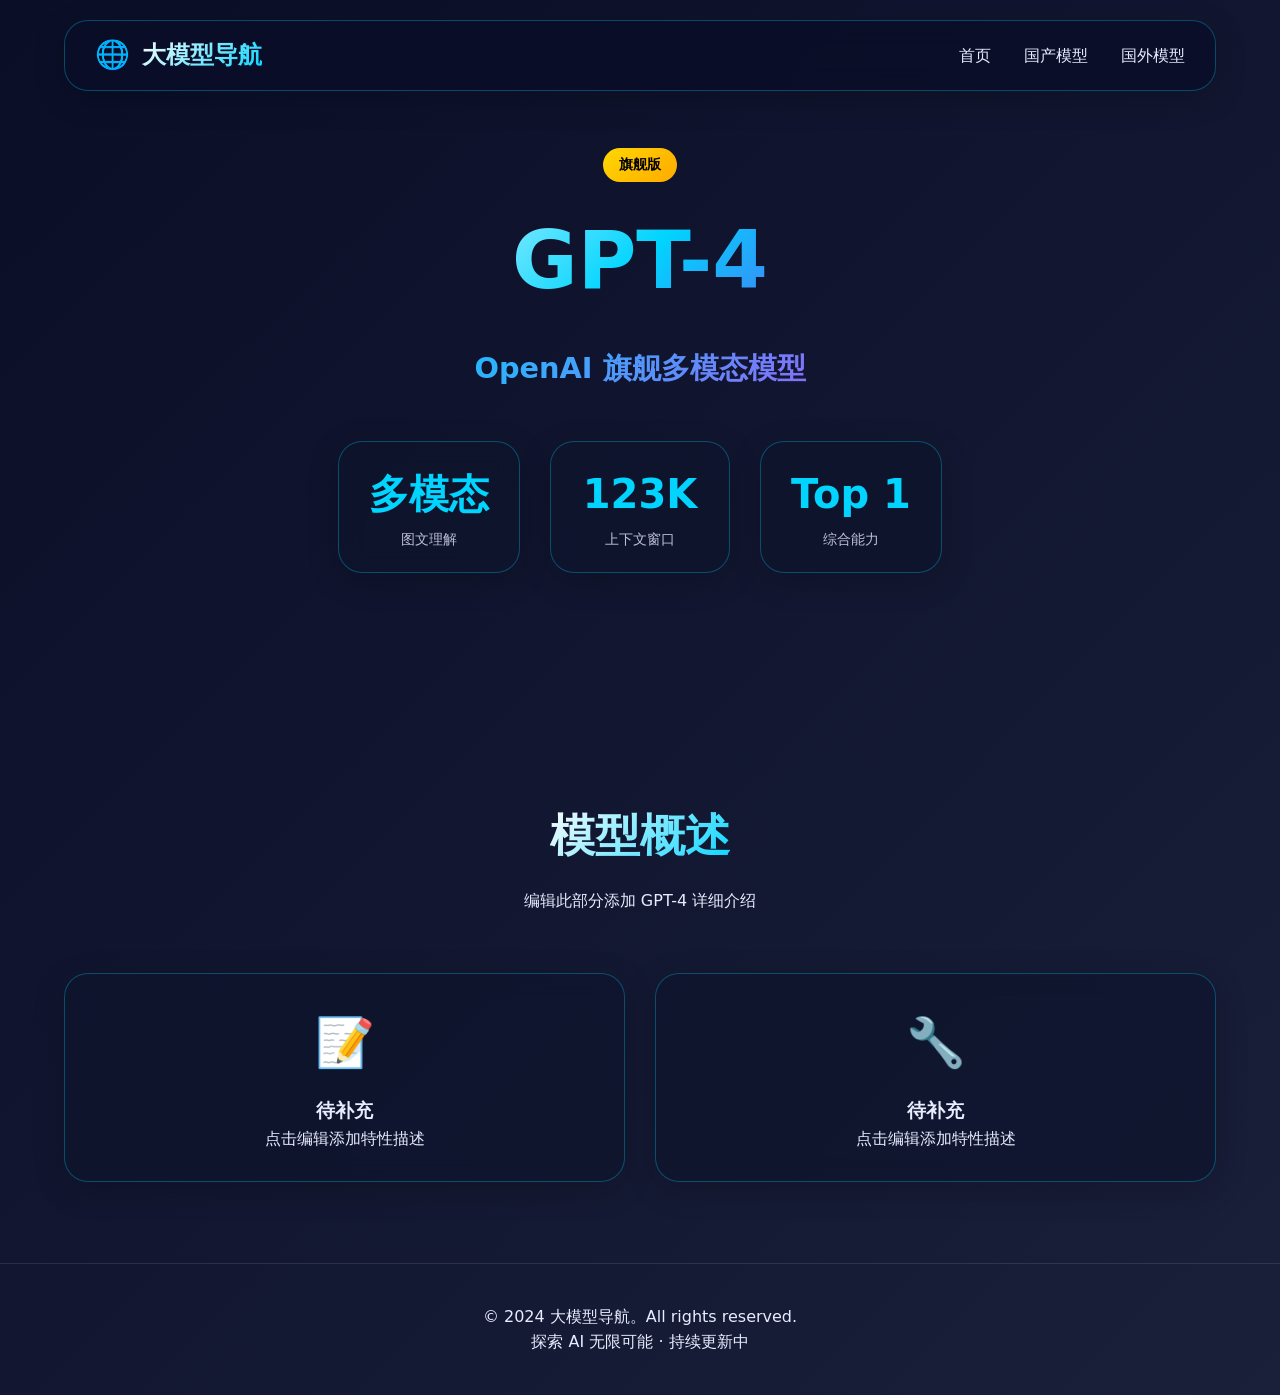
<file: gpt-4.html>
<!DOCTYPE html>
<html lang="zh-CN">
<head>
    <meta charset="UTF-8">
    <meta name="viewport" content="width=device-width, initial-scale=1.0">
    <meta name="description" content="GPT-4 - OpenAI 旗舰大语言模型，多模态能力，行业标杆">
    <meta name="keywords" content="GPT-4, OpenAI, AI, LLM, 多模态">
    <title>GPT-4 - 旗舰版 | 大模型导航</title>
    <link rel="stylesheet" href="style.css">
</head>
<body>
    <header class="navbar glass-card">
        <div class="logo-group">
            <span class="logo-icon">🌐</span>
            <span class="logo-text">大模型导航</span>
        </div>
        <nav>
            <a href="index.html" class="nav-link">首页</a>
            <a href="index.html#domestic" class="nav-link">国产模型</a>
            <a href="index.html#international" class="nav-link">国外模型</a>
        </nav>
    </header>

    <section class="hero-section model-hero">
        <div class="hero-content">
            <div class="model-badge flagship">旗舰版</div>
            <h1 class="hero-title">GPT-4</h1>
            <p class="gradient-text">OpenAI 旗舰多模态模型</p>
            <div class="hero-stats">
                <div class="stat-card glass-card">
                    <span class="stat-number">多模态</span>
                    <span class="stat-label">图文理解</span>
                </div>
                <div class="stat-card glass-card">
                    <span class="stat-number">128K</span>
                    <span class="stat-label">上下文窗口</span>
                </div>
                <div class="stat-card glass-card">
                    <span class="stat-number">Top 1</span>
                    <span class="stat-label">综合能力</span>
                </div>
            </div>
        </div>
    </section>

    <section id="overview" class="section">
        <div class="section-header">
            <h2 class="section-title">模型概述</h2>
            <p>编辑此部分添加 GPT-4 详细介绍</p>
        </div>
        <div class="capability-grid">
            <div class="capability-card glass-card">
                <div class="capability-icon">📝</div>
                <h3>待补充</h3>
                <p>点击编辑添加特性描述</p>
            </div>
            <div class="capability-card glass-card">
                <div class="capability-icon">🔧</div>
                <h3>待补充</h3>
                <p>点击编辑添加特性描述</p>
            </div>
        </div>
    </section>

    <footer class="footer">
        <p>&copy; 2024 大模型导航。All rights reserved.</p>
        <p>探索 AI 无限可能 · 持续更新中</p>
    </footer>
    <script src="app.js"></script>
</body>
</html>
</file>
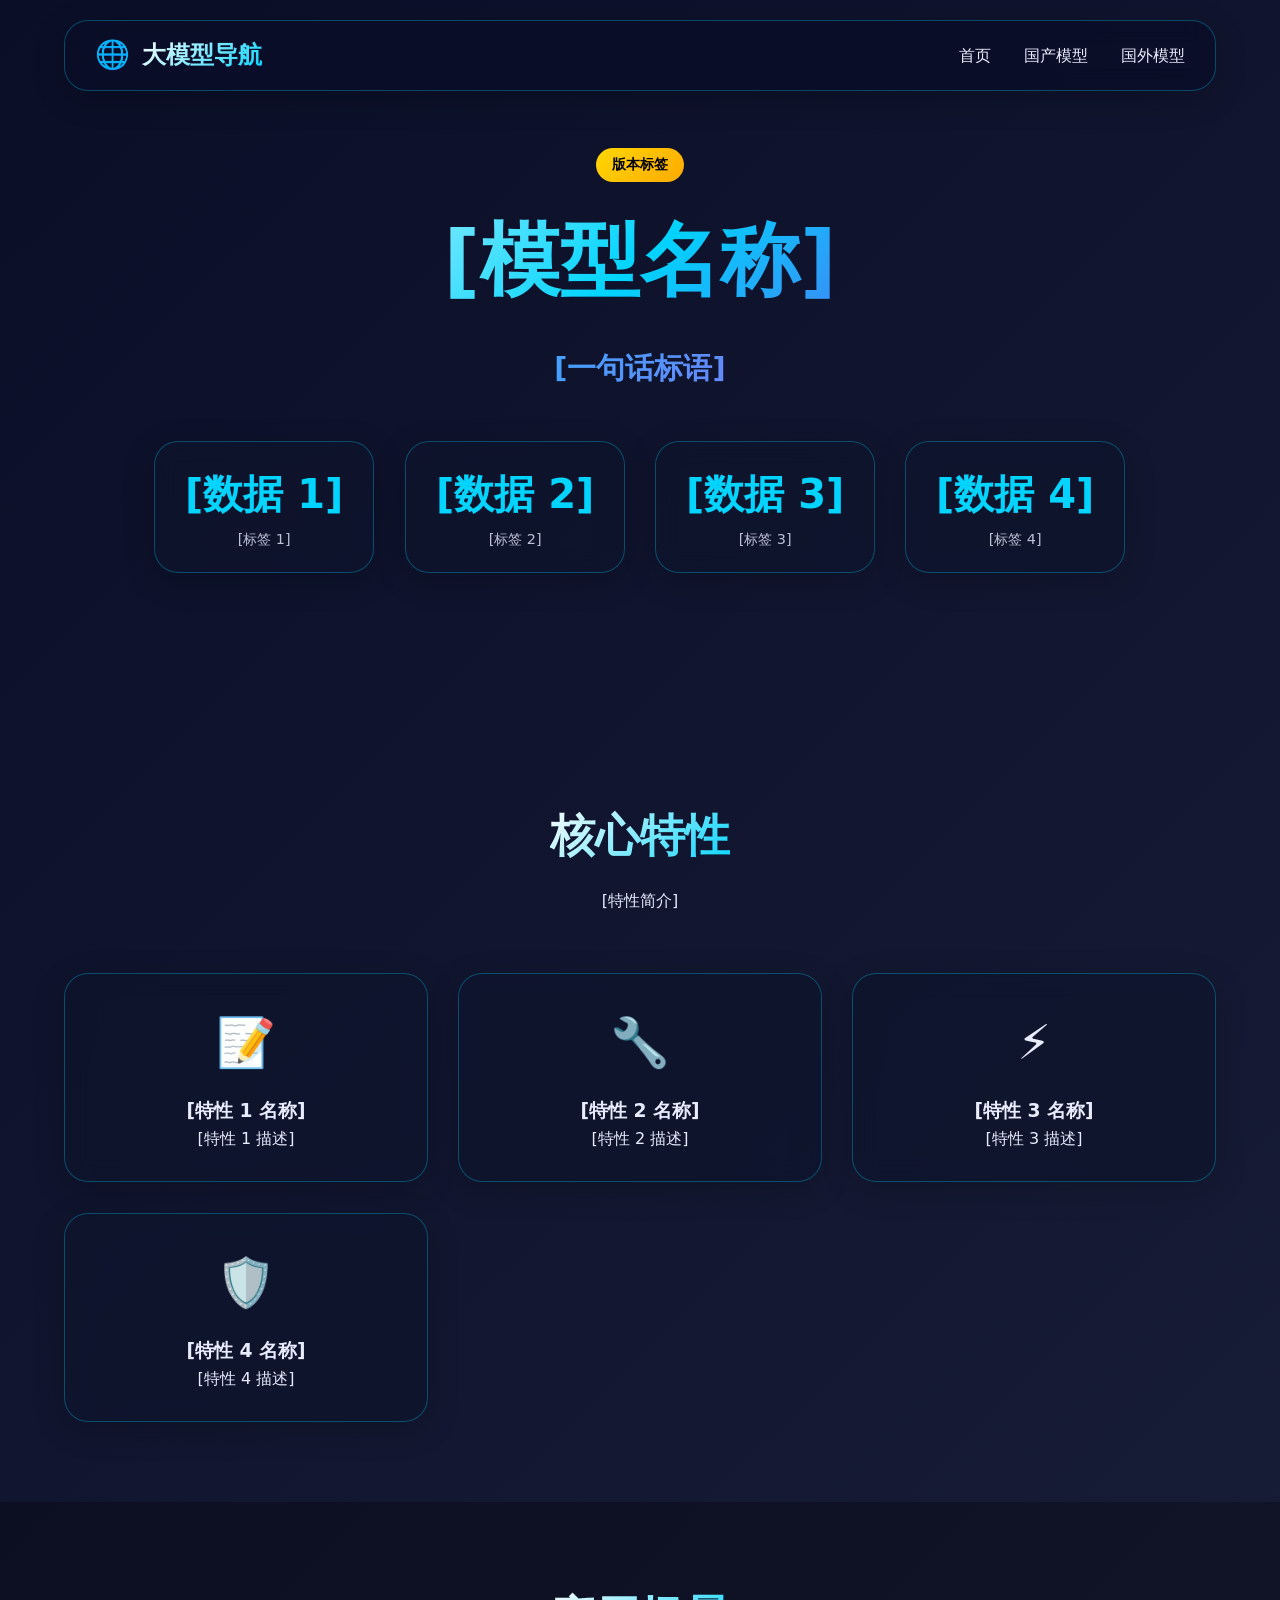
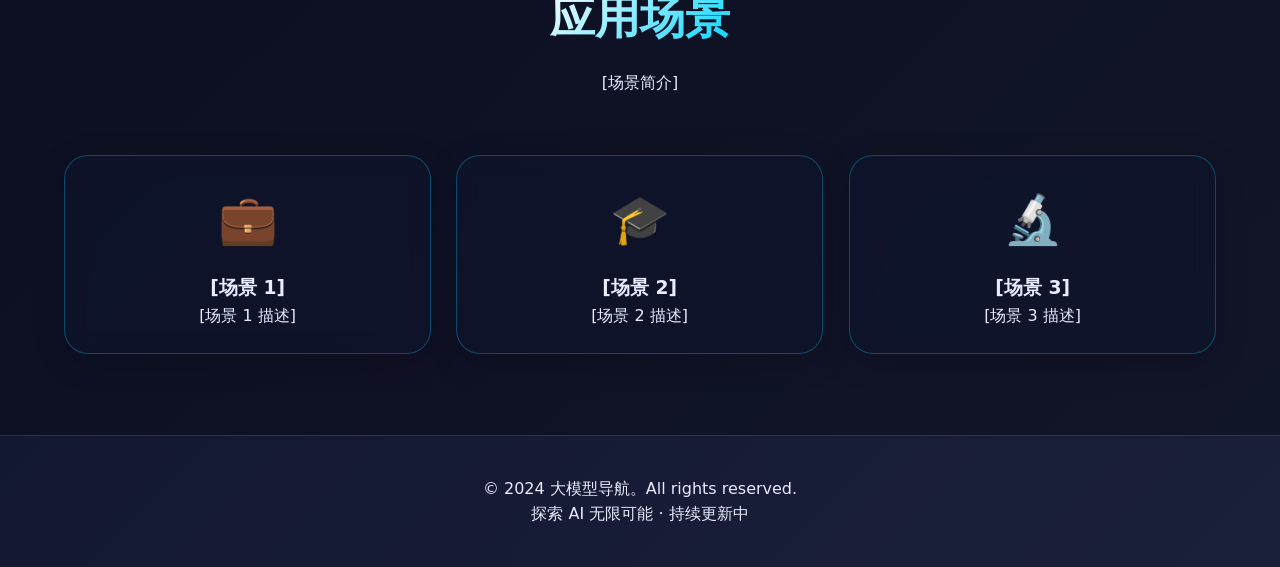
<file: template.html>
<!DOCTYPE html>
<html lang="zh-CN">
<head>
    <meta charset="UTF-8">
    <meta name="viewport" content="width=device-width, initial-scale=1.0">
    <meta name="description" content="[模型名称] - [简短描述]">
    <meta name="keywords" content="[关键词 1], [关键词 2], AI, LLM">
    <title>[模型名称] | 大模型导航</title>
    <link rel="stylesheet" href="style.css">
</head>
<body>
    <!-- 导航栏 -->
    <header class="navbar glass-card">
        <div class="logo-group">
            <span class="logo-icon">🌐</span>
            <span class="logo-text">大模型导航</span>
        </div>
        <nav>
            <a href="index.html" class="nav-link">首页</a>
            <a href="index.html#domestic" class="nav-link">国产模型</a>
            <a href="index.html#international" class="nav-link">国外模型</a>
        </nav>
    </header>

    <!-- 英雄区域 -->
    <section class="hero-section model-hero">
        <div class="hero-content">
            <div class="model-badge flagship">版本标签</div>
            <h1 class="hero-title">[模型名称]</h1>
            <p class="gradient-text">[一句话标语]</p>
            <div class="hero-stats">
                <div class="stat-card glass-card">
                    <span class="stat-number">[数据 1]</span>
                    <span class="stat-label">[标签 1]</span>
                </div>
                <div class="stat-card glass-card">
                    <span class="stat-number">[数据 2]</span>
                    <span class="stat-label">[标签 2]</span>
                </div>
                <div class="stat-card glass-card">
                    <span class="stat-number">[数据 3]</span>
                    <span class="stat-label">[标签 3]</span>
                </div>
                <div class="stat-card glass-card">
                    <span class="stat-number">[数据 4]</span>
                    <span class="stat-label">[标签 4]</span>
                </div>
            </div>
        </div>
    </section>

    <!-- 核心特性 -->
    <section id="features" class="section">
        <div class="section-header">
            <h2 class="section-title">核心特性</h2>
            <p>[特性简介]</p>
        </div>
        <div class="capability-grid">
            <div class="capability-card glass-card">
                <div class="capability-icon">📝</div>
                <h3>[特性 1 名称]</h3>
                <p>[特性 1 描述]</p>
            </div>
            <div class="capability-card glass-card">
                <div class="capability-icon">🔧</div>
                <h3>[特性 2 名称]</h3>
                <p>[特性 2 描述]</p>
            </div>
            <div class="capability-card glass-card">
                <div class="capability-icon">⚡</div>
                <h3>[特性 3 名称]</h3>
                <p>[特性 3 描述]</p>
            </div>
            <div class="capability-card glass-card">
                <div class="capability-icon">🛡️</div>
                <h3>[特性 4 名称]</h3>
                <p>[特性 4 描述]</p>
            </div>
        </div>
    </section>

    <!-- 应用场景 -->
    <section id="applications" class="section dark-bg">
        <div class="section-header">
            <h2 class="section-title">应用场景</h2>
            <p>[场景简介]</p>
        </div>
        <div class="app-cards">
            <div class="app-card glass-card">
                <div class="capability-icon">💼</div>
                <h3>[场景 1]</h3>
                <p>[场景 1 描述]</p>
            </div>
            <div class="app-card glass-card">
                <div class="capability-icon">🎓</div>
                <h3>[场景 2]</h3>
                <p>[场景 2 描述]</p>
            </div>
            <div class="app-card glass-card">
                <div class="capability-icon">🔬</div>
                <h3>[场景 3]</h3>
                <p>[场景 3 描述]</p>
            </div>
        </div>
    </section>

    <!-- 页脚 -->
    <footer class="footer">
        <p>&copy; 2024 大模型导航。All rights reserved.</p>
        <p>探索 AI 无限可能 · 持续更新中</p>
    </footer>

    <script src="app.js"></script>
</body>
</html>
</file>
<file: style.css>
/* 全局样式与变量 */
:root {
    --primary: #00d4ff;
    --primary-dark: #0099cc;
    --bg-dark: #0a0e27;
    --bg-card: rgba(15, 20, 45, 0.7);
    --text: #e8ecff;
    --glass-border: rgba(0, 212, 255, 0.3);
}

* {
    margin: 0;
    padding: 0;
    box-sizing: border-box;
}

body {
    font-family: 'Segoe UI', 'Poppins', system-ui, -apple-system, sans-serif;
    background: linear-gradient(135deg, #0a0e27 0%, #1a1f3a 100%);
    color: var(--text);
    overflow-x: hidden;
    line-height: 1.6;
}

/* 玻璃卡片效果 - 优化过渡性能 */
.glass-card {
    background: var(--bg-card);
    backdrop-filter: blur(12px);
    border: 1px solid var(--glass-border);
    border-radius: 24px;
    box-shadow: 0 8px 32px rgba(0, 0, 0, 0.2);
    transition: transform 0.3s ease, border-color 0.3s ease, box-shadow 0.3s ease;
    will-change: transform;
}

.glass-card:hover {
    transform: translateY(-5px);
    border-color: var(--primary);
    box-shadow: 0 20px 40px rgba(0, 212, 255, 0.15);
}

/* 导航栏 */
.navbar {
    position: fixed;
    top: 20px;
    left: 5%;
    right: 5%;
    display: flex;
    justify-content: space-between;
    align-items: center;
    padding: 12px 30px;
    z-index: 1000;
    background: rgba(10, 14, 39, 0.85);
}

.logo-group {
    display: flex;
    align-items: center;
    gap: 12px;
}

.logo-icon {
    font-size: 28px;
}

.logo-text {
    font-size: 1.5rem;
    font-weight: 700;
    background: linear-gradient(135deg, #fff, var(--primary));
    -webkit-background-clip: text;
    background-clip: text;
    color: transparent;
}

.nav-link {
    color: var(--text);
    text-decoration: none;
    margin-left: 28px;
    transition: color 0.2s;
    font-weight: 500;
}

.nav-link:hover,
.nav-link.active {
    color: var(--primary);
}

/* 英雄区域 */
.hero-section {
    min-height: 100vh;
    display: flex;
    align-items: center;
    justify-content: center;
    position: relative;
    overflow: hidden;
    padding: 100px 20px;
}

.model-hero {
    min-height: 80vh;
}

.hero-content {
    text-align: center;
    max-width: 1000px;
    z-index: 2;
}

.hero-title {
    font-size: 5rem;
    font-weight: 800;
    margin-bottom: 20px;
    background: linear-gradient(135deg, #ffffff, #00d4ff, #7c3aed);
    -webkit-background-clip: text;
    background-clip: text;
    color: transparent;
    animation: fadeInUp 0.8s ease;
}

.gradient-text {
    font-size: 1.8rem;
    font-weight: 600;
    background: linear-gradient(135deg, #00d4ff, #a855f7);
    -webkit-background-clip: text;
    background-clip: text;
    color: transparent;
    margin-bottom: 20px;
}

.hero-subtitle {
    font-size: 1.2rem;
    opacity: 0.8;
    max-width: 600px;
    margin: 0 auto;
}

/* 模型徽章 */
.model-badge {
    display: inline-block;
    padding: 6px 16px;
    border-radius: 20px;
    font-size: 0.85rem;
    font-weight: 600;
    margin-bottom: 15px;
    text-transform: uppercase;
}

.model-badge.flagship {
    background: linear-gradient(135deg, #ffd700, #ffaa00);
    color: #000;
}

.model-badge.speed {
    background: linear-gradient(135deg, #00ff88, #00cc6a);
    color: #000;
}

.model-badge.pro {
    background: linear-gradient(135deg, #a855f7, #7c3aed);
    color: #fff;
}

.model-badge.open {
    background: linear-gradient(135deg, #3b82f6, #1d4ed8);
    color: #fff;
}

.hero-stats {
    display: flex;
    justify-content: center;
    gap: 30px;
    margin-top: 50px;
    flex-wrap: wrap;
}

.stat-card {
    padding: 20px 30px;
    text-align: center;
    min-width: 180px;
}

.stat-number {
    font-size: 2.5rem;
    font-weight: 800;
    color: var(--primary);
    display: block;
}

.stat-label {
    font-size: 0.9rem;
    opacity: 0.8;
}

/* 动画 - 使用 GPU 加速 */
@keyframes fadeInUp {
    from {
        opacity: 0;
        transform: translateY(30px);
    }
    to {
        opacity: 1;
        transform: translateY(0);
    }
}

/* 架构分层 */
.section {
    padding: 80px 5%;
}

.section-header {
    text-align: center;
    margin-bottom: 60px;
}

.section-title {
    font-size: 2.8rem;
    margin-bottom: 16px;
    background: linear-gradient(135deg, #fff, var(--primary));
    -webkit-background-clip: text;
    background-clip: text;
    color: transparent;
    display: inline-block;
}

.architecture-stack {
    max-width: 800px;
    margin: 0 auto;
    position: relative;
}

.arch-layer {
    padding: 25px;
    margin: 20px 0;
    position: relative;
    transition: transform 0.3s ease;
}

.connector {
    width: 2px;
    height: 20px;
    background: linear-gradient(to bottom, var(--primary), transparent);
    margin: 0 auto;
}

.layer-badge {
    display: inline-block;
    background: rgba(0, 212, 255, 0.2);
    padding: 4px 12px;
    border-radius: 20px;
    font-size: 0.8rem;
    margin-top: 12px;
}

/* 能力网格 */
.capability-grid {
    display: grid;
    grid-template-columns: repeat(auto-fit, minmax(280px, 1fr));
    gap: 30px;
}

.capability-card {
    padding: 30px;
    text-align: center;
}

.capability-icon {
    font-size: 3rem;
    margin-bottom: 15px;
}

.capability-meter {
    height: 6px;
    background: rgba(255,255,255,0.2);
    border-radius: 3px;
    margin-top: 20px;
    position: relative;
    overflow: hidden;
}

.capability-meter::after {
    content: '';
    position: absolute;
    left: 0;
    top: 0;
    height: 100%;
    width: var(--level, 0%);
    background: linear-gradient(90deg, var(--primary), #a855f7);
    border-radius: 3px;
    transition: width 0.8s cubic-bezier(0.4, 0, 0.2, 1);
}

/* 应用场景 */
.app-cards {
    display: grid;
    grid-template-columns: repeat(auto-fit, minmax(250px, 1fr));
    gap: 25px;
}

.app-card {
    padding: 25px;
    text-align: center;
}

/* 模型分类网格 - 新增样式 */
.model-grid {
    display: grid;
    grid-template-columns: repeat(auto-fit, minmax(320px, 1fr));
    gap: 30px;
}

.model-category-card {
    padding: 30px;
}

.category-header {
    display: flex;
    align-items: center;
    gap: 12px;
    margin-bottom: 15px;
}

.category-icon {
    font-size: 2rem;
}

.category-header h3 {
    font-size: 1.4rem;
    font-weight: 700;
}

.category-desc {
    font-size: 0.95rem;
    opacity: 0.8;
    margin-bottom: 20px;
}

.model-list {
    display: flex;
    flex-direction: column;
    gap: 12px;
}

.model-item {
    display: flex;
    justify-content: space-between;
    align-items: center;
    padding: 12px 16px;
    background: rgba(255, 255, 255, 0.05);
    border-radius: 12px;
    text-decoration: none;
    color: var(--text);
    transition: all 0.3s ease;
    border: 1px solid transparent;
}

.model-item:hover {
    background: rgba(0, 212, 255, 0.1);
    border-color: var(--primary);
    transform: translateX(5px);
}

.model-item.placeholder {
    opacity: 0.6;
    cursor: not-allowed;
}

.model-item.placeholder:hover {
    transform: none;
    border-color: transparent;
}

.model-name {
    font-weight: 600;
}

.model-tag {
    font-size: 0.75rem;
    padding: 4px 10px;
    border-radius: 12px;
    font-weight: 600;
}

.model-tag.flagship {
    background: linear-gradient(135deg, #ffd700, #ffaa00);
    color: #000;
}

.model-tag.speed {
    background: linear-gradient(135deg, #00ff88, #00cc6a);
    color: #000;
}

.model-tag.pro {
    background: linear-gradient(135deg, #a855f7, #7c3aed);
    color: #fff;
}

.model-tag.open {
    background: linear-gradient(135deg, #3b82f6, #1d4ed8);
    color: #fff;
}

.model-tag {
    background: rgba(255, 255, 255, 0.2);
    color: var(--text);
}

/* 时间线 */
.timeline {
    max-width: 800px;
    margin: 0 auto;
    position: relative;
}

.timeline-item {
    display: flex;
    margin: 30px 0;
    padding: 20px;
    gap: 20px;
    flex-wrap: wrap;
}

.timeline-year {
    font-weight: 800;
    font-size: 1.5rem;
    color: var(--primary);
    min-width: 120px;
}

.timeline-content h4 {
    margin-bottom: 8px;
}

.highlight {
    border-color: var(--primary);
    background: rgba(0, 212, 255, 0.15);
}

/* 深色背景区域 */
.dark-bg {
    background: rgba(0, 0, 0, 0.3);
}

/* 页脚 */
.footer {
    text-align: center;
    padding: 40px;
    border-top: 1px solid rgba(255,255,255,0.1);
}

/* 响应式 - 优化断点 */
@media (max-width: 768px) {
    .hero-title {
        font-size: 2.5rem;
    }
    .navbar {
        flex-direction: column;
        gap: 12px;
    }
    .nav-link {
        margin: 0 12px;
        font-size: 0.9rem;
    }
    .timeline-item {
        flex-direction: column;
    }
    .model-grid {
        grid-template-columns: 1fr;
    }
}

/* 减少动画对性能敏感设备的影响 */
@media (prefers-reduced-motion: reduce) {
    * {
        animation-duration: 0.01ms !important;
        animation-iteration-count: 1 !important;
        transition-duration: 0.01ms !important;
    }
}
</file>
